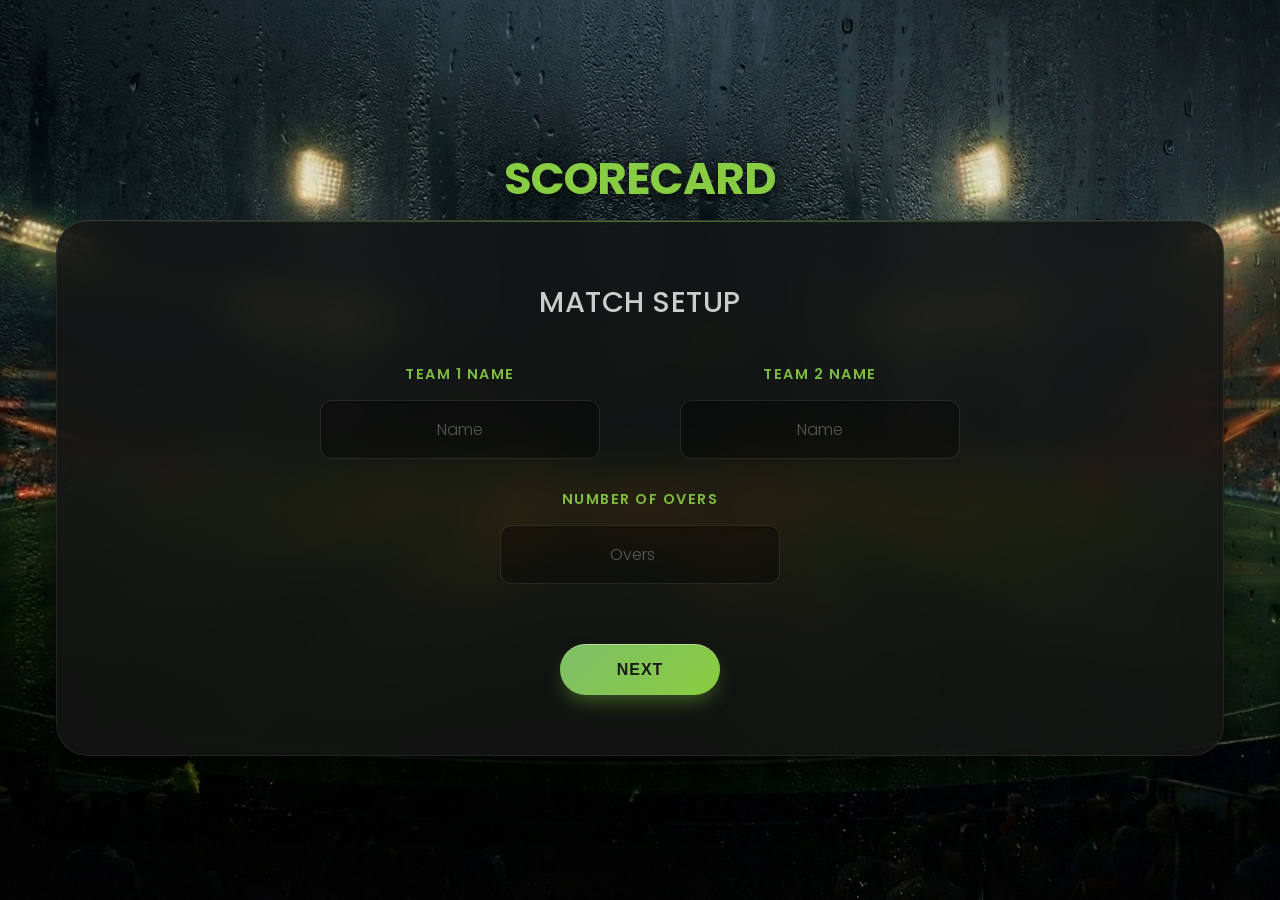
<file: index.html>
<!DOCTYPE html>
<html lang="en">
<head>
    <meta charset="UTF-8">
    <meta name="viewport" content="width=device-width, initial-scale=1.0">
    <title>Cricket Scorecard</title>
    <script src="script.js" defer></script>
    <link rel="icon" href="favicon.ico" type="image/x-icon"> 
    <link rel="stylesheet" href="style.css">
    <link rel="preconnect" href="https://fonts.googleapis.com">
    <link rel="preconnect" href="https://fonts.gstatic.com" crossorigin>
    <link href="https://fonts.googleapis.com/css2?family=Michroma&family=Poppins:ital,wght@0,100;0,200;0,300;0,400;0,500;0,600;0,700;0,800;0,900;1,100;1,200;1,300;1,400;1,500;1,600;1,700;1,800;1,900&display=swap" rel="stylesheet">
</head>
<body>
    
    <div class="container">
        <h1>SCORECARD</h1>
        
        <div class="setup-container">

            <div class="match-info">
                <h2>Match Setup</h2>
                
                <!-- Team Name Boxes -->
                <div class="team-name">
                    <div class="team">
                        <h3>Team 1 Name</h3>
                        <input type="text" placeholder="Name" class="info-input-box" id="team1-name">
                    </div>
                    <div class="team">
                        <h3 class="team1">Team 2 Name</h3>
                        <input type="text" placeholder="Name" class="info-input-box" id="team2-name">
                    </div>
                </div>
                
                <!-- Overs Box -->
                <div class="over-box">
                    <div class="over-elements">
                        <h3>Number of Overs</h3>
                        <!-- Removed the <p> tag here so spacing matches exactly -->
                        <input type="number" name="overs" class="over-input-box" placeholder="Overs" id="num-overs">
                    </div>
                </div>
                
            </div>
        
            <div class="nextbutton-box">
                <div>
                    <button type="submit" class="btn-grad" id="next-button-page1">Next</button>
                </div>
            </div>

        </div>
    </div>

</body>
</html>
</file>
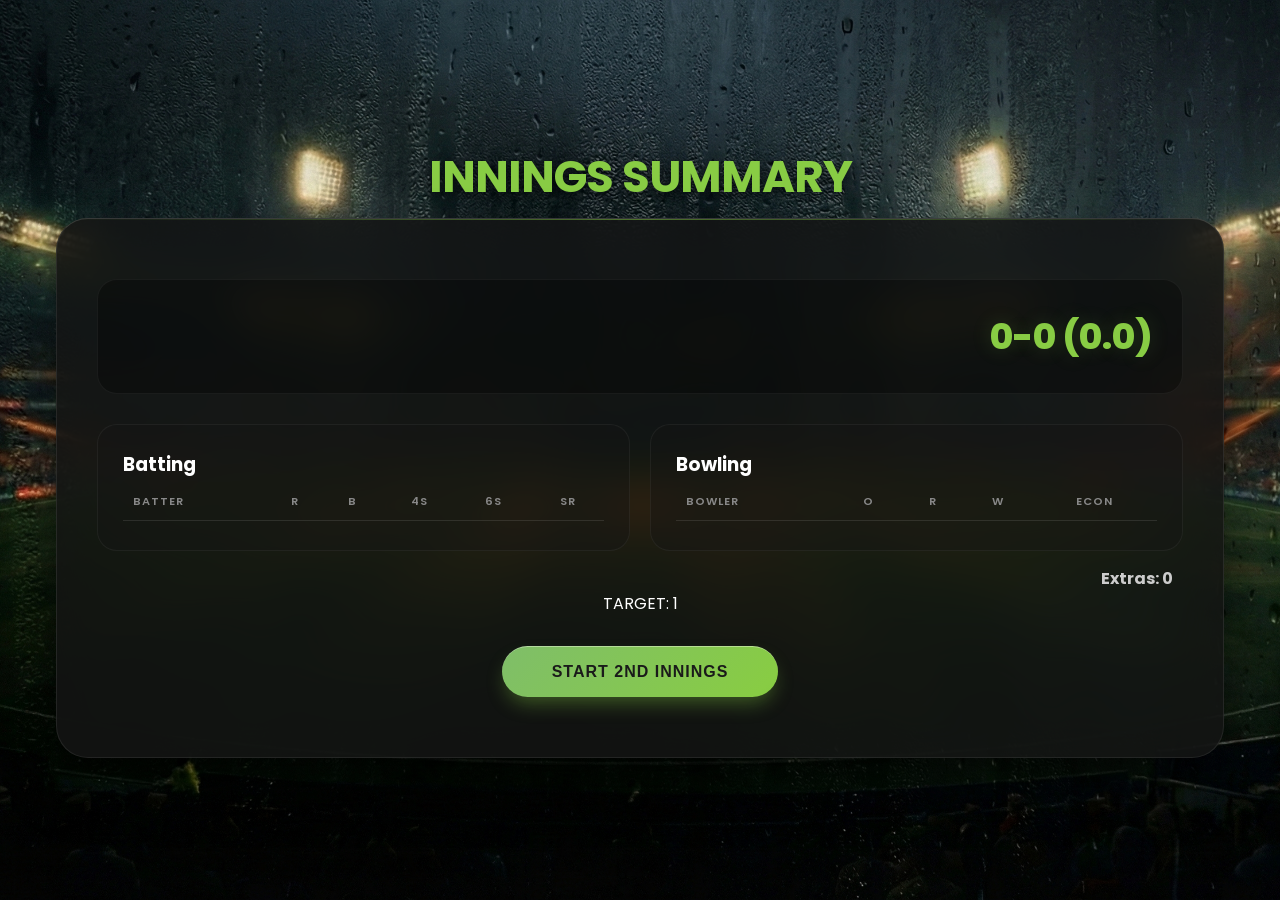
<file: innings_summary.html>
<!DOCTYPE html>
<html lang="en">
<head>
    <meta charset="UTF-8">
    <meta name="viewport" content="width=device-width, initial-scale=1.0">
    <link rel="stylesheet" href="style.css">
    <script src="script.js" defer></script>
    <link rel="icon" href="favicon.ico" type="image/x-icon"> 
    <link rel="preconnect" href="https://fonts.googleapis.com">
    <link rel="preconnect" href="https://fonts.gstatic.com" crossorigin>
    <link href="https://fonts.googleapis.com/css2?family=Michroma&family=Poppins:wght@300;400;500;600;700;800&display=swap" rel="stylesheet">
    <title>Innings Summary</title>
</head>
<body>
    <div class="container">
        <h1>INNINGS SUMMARY</h1>
        
        <div class="setup-container">
            
            <div class="summary-header">
                <div class="team-title" id="summary-team-name">Team Name</div>
                <div class="team-score" id="summary-score">0-0 (0.0)</div>
            </div>

            <!-- Changed to use the split row layout -->
            <div class="summary-split-row">
                <div class="scorecard-section">
                    <h3>Batting</h3>
                    <div class="table-responsive">
                        <table class="score-table">
                            <thead>
                                <tr>
                                    <th style="text-align: left;">Batter</th>
                                    <th>R</th>
                                    <th>B</th>
                                    <th>4s</th>
                                    <th>6s</th>
                                    <th>SR</th>
                                </tr>
                            </thead>
                            <tbody id="batting-tbody"></tbody>
                        </table>
                    </div>
                </div>

                <div class="scorecard-section">
                    <h3>Bowling</h3>
                    <div class="table-responsive">
                        <table class="score-table">
                            <thead>
                                <tr>
                                    <th style="text-align: left;">Bowler</th>
                                    <th>O</th>
                                    <th>R</th>
                                    <th>W</th>
                                    <th>Econ</th>
                                </tr>
                            </thead>
                            <tbody id="bowling-tbody"></tbody>
                        </table>
                    </div>
                </div>
            </div>

            <div class="extras-display">
                Extras: <span id="summary-extras">0</span>
            </div>
            
            <div class="target-display">
                TARGET: <span id="summary-target">0</span>
            </div>

            <div class="nextbutton-box" style="margin-top: 30px;">
                <button class="btn-grad" onclick="startSecondInnings()">Start 2nd Innings</button>
            </div>

        </div>
    </div>
</body>
</html>
</file>
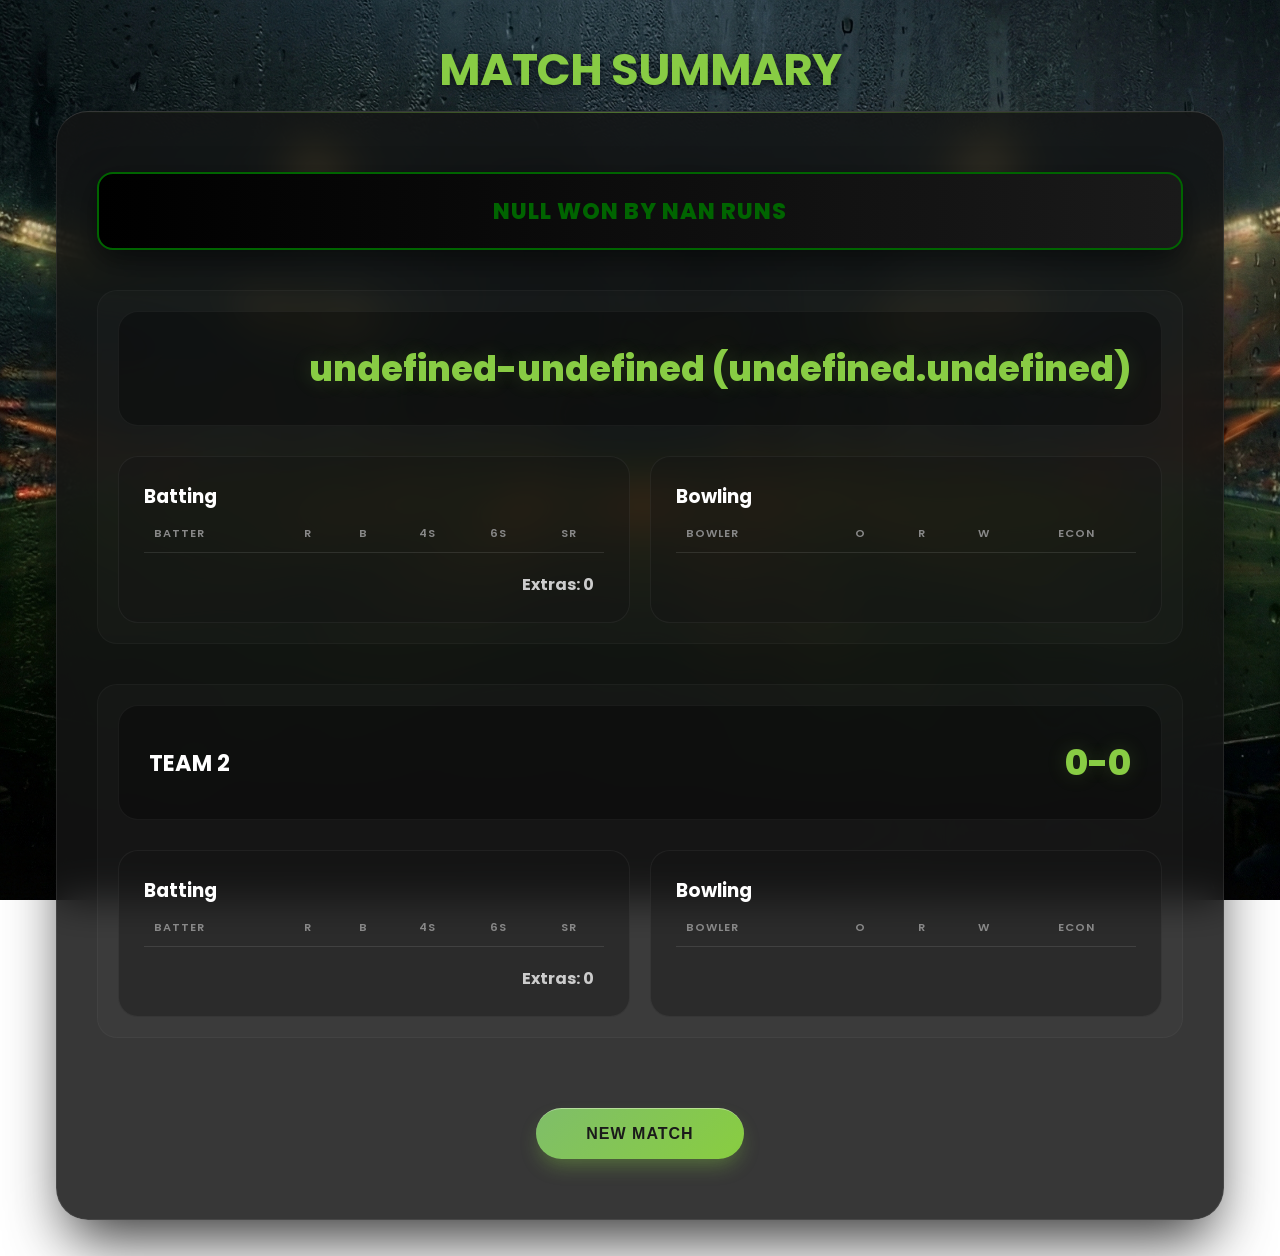
<file: match_summary.html>
<!DOCTYPE html>
<html lang="en">
<head>
    <meta charset="UTF-8">
    <meta name="viewport" content="width=device-width, initial-scale=1.0">
    <link rel="stylesheet" href="style.css">
    <script src="script.js" defer></script>
    <link rel="icon" href="favicon.ico" type="image/x-icon"> 
    <link rel="preconnect" href="https://fonts.googleapis.com">
    <link rel="preconnect" href="https://fonts.gstatic.com" crossorigin>
    <link href="https://fonts.googleapis.com/css2?family=Michroma&family=Poppins:wght@300;400;500;600;700;800&display=swap" rel="stylesheet">
    <title>Match Summary</title>
</head>
<body>
    <div class="container">
        <h1>MATCH SUMMARY</h1>
        
        <div class="setup-container">
            
            <!-- Winner Banner -->
            <div id="winner-banner" class="winner-banner">
                Match Result...
            </div>

            <!-- INNINGS 1 BLOCK -->
            <div class="innings-block">
                <div class="summary-header">
                    <div class="team-title" id="i1-team-name">Team 1</div>
                    <div class="team-score" id="i1-score">0-0</div>
                </div>

                <div class="summary-split-row">
                    <!-- Batting Left -->
                    <div class="scorecard-section">
                        <h3>Batting</h3>
                        <div class="table-responsive">
                            <table class="score-table">
                                <thead>
                                    <tr>
                                        <th style="text-align: left;">Batter</th>
                                        <th>R</th>
                                        <th>B</th>
                                        <th>4s</th>
                                        <th>6s</th>
                                        <th>SR</th>
                                    </tr>
                                </thead>
                                <tbody id="i1-batting"></tbody>
                            </table>
                        </div>
                        <div class="extras-display">Extras: <span id="i1-extras">0</span></div>
                    </div>

                    <!-- Bowling Right -->
                    <div class="scorecard-section">
                        <h3>Bowling</h3>
                        <div class="table-responsive">
                            <table class="score-table">
                                <thead>
                                    <tr>
                                        <th style="text-align: left;">Bowler</th>
                                        <th>O</th>
                                        <th>R</th>
                                        <th>W</th>
                                        <th>Econ</th>
                                    </tr>
                                </thead>
                                <tbody id="i1-bowling"></tbody>
                            </table>
                        </div>
                    </div>
                </div>
            </div>

            <!-- INNINGS 2 BLOCK -->
            <div class="innings-block">
                <div class="summary-header">
                    <div class="team-title" id="i2-team-name">Team 2</div>
                    <div class="team-score" id="i2-score">0-0</div>
                </div>

                <div class="summary-split-row">
                    <!-- Batting Left -->
                    <div class="scorecard-section">
                        <h3>Batting</h3>
                        <div class="table-responsive">
                            <table class="score-table">
                                <thead>
                                    <tr>
                                        <th style="text-align: left;">Batter</th>
                                        <th>R</th>
                                        <th>B</th>
                                        <th>4s</th>
                                        <th>6s</th>
                                        <th>SR</th>
                                    </tr>
                                </thead>
                                <tbody id="i2-batting"></tbody>
                            </table>
                        </div>
                        <div class="extras-display">Extras: <span id="i2-extras">0</span></div>
                    </div>

                    <!-- Bowling Right -->
                    <div class="scorecard-section">
                        <h3>Bowling</h3>
                        <div class="table-responsive">
                            <table class="score-table">
                                <thead>
                                    <tr>
                                        <th style="text-align: left;">Bowler</th>
                                        <th>O</th>
                                        <th>R</th>
                                        <th>W</th>
                                        <th>Econ</th>
                                    </tr>
                                </thead>
                                <tbody id="i2-bowling"></tbody>
                            </table>
                        </div>
                    </div>
                </div>
            </div>

            <div class="nextbutton-box" style="margin-top: 30px;">
                <button class="btn-grad" onclick="window.location.href='index.html'">New Match</button>
            </div>

        </div>
    </div>
</body>
</html>
</file>
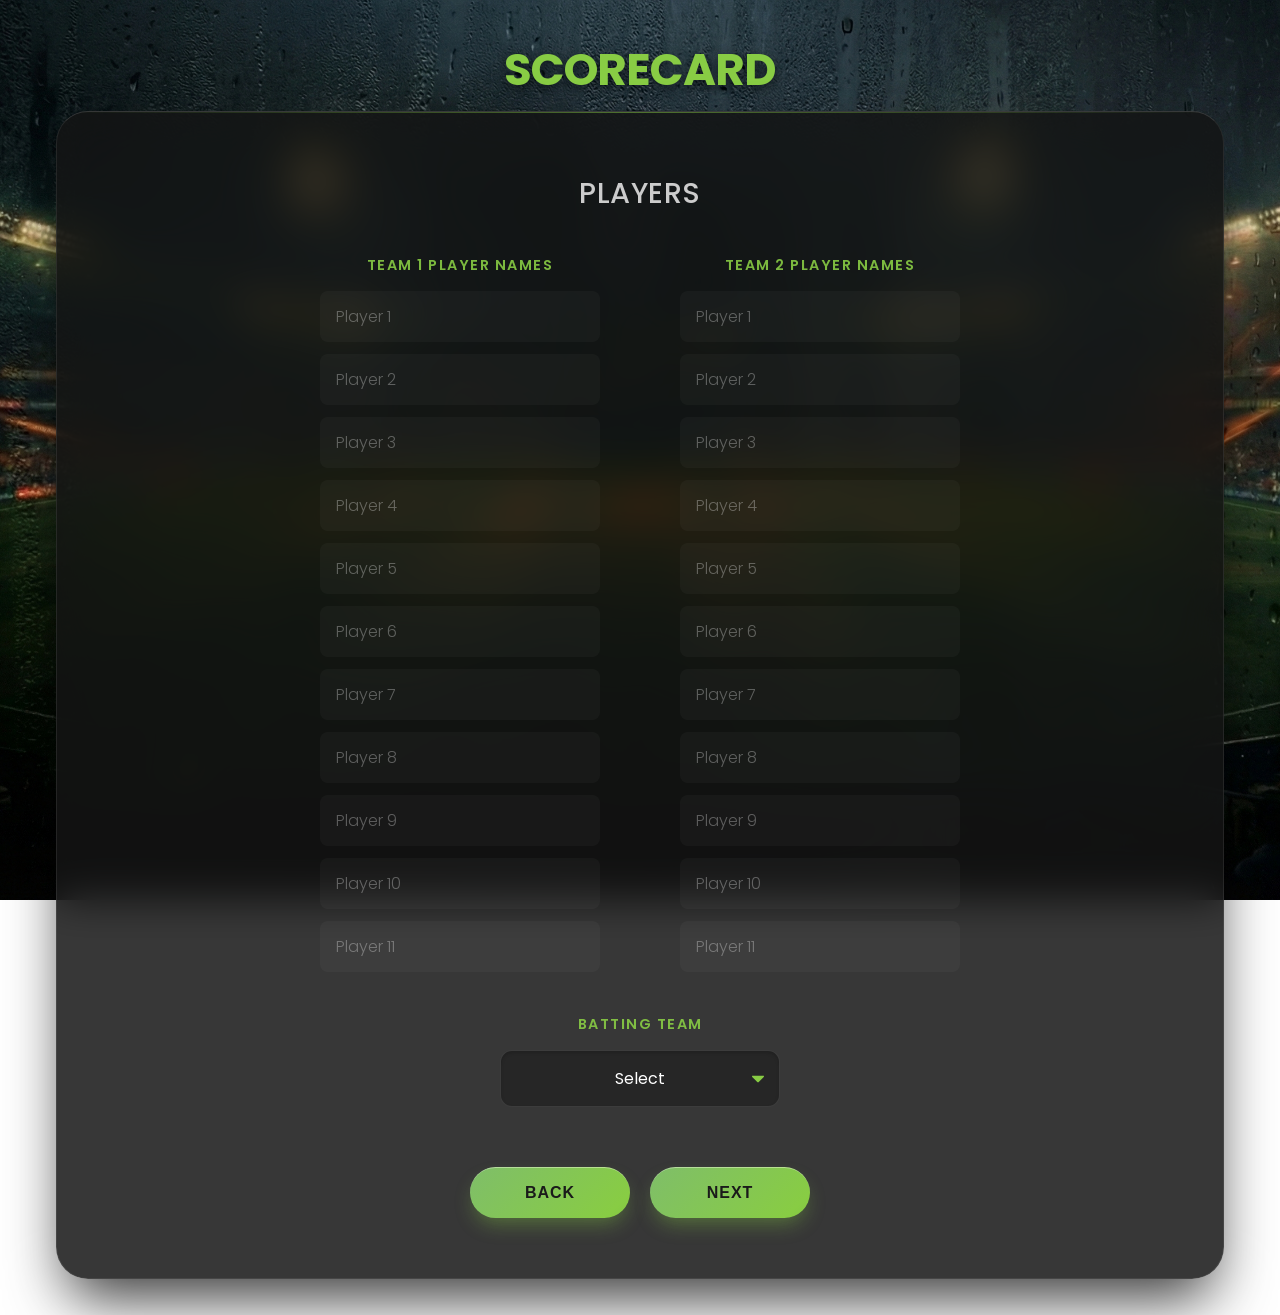
<file: page2.html>
<!DOCTYPE html>
<html lang="en">
<head>
    <meta charset="UTF-8">
    <meta name="viewport" content="width=device-width, initial-scale=1.0">
    <title>Cricket Scorecard</title>
    <link rel="icon" href="favicon.ico" type="image/x-icon"> 
    <script src="script.js" defer></script>
    <link rel="stylesheet" href="style.css">
    <link rel="preconnect" href="https://fonts.googleapis.com">
    <link rel="preconnect" href="https://fonts.gstatic.com" crossorigin>
    <link href="https://fonts.googleapis.com/css2?family=Michroma&family=Poppins:wght@300;400;500;600&display=swap" rel="stylesheet">
</head>

<body>

    <div class="container">
        <h1>SCORECARD</h1>
        <div class="setup-container">
        
                <div class="match-info">
                    <h2>Players</h2>
                    <div class="team-name">
                        <div class="team">
                            <!-- Added ID here -->
                            <h3 id="team1-header">Team 1 Player Names</h3>

                            <!-- TEAM 1 IDs: Player1 to Player11 -->
                            <label for="Player1"></label>
                            <input type="text" class="playernames" id="Player1" placeholder="Player 1">
                            <label for="Player2"></label>
                            <input type="text" class="playernames" id="Player2" placeholder="Player 2">
                            <label for="Player3"></label>
                            <input type="text" class="playernames" id="Player3" placeholder="Player 3">
                            <label for="Player4"></label>
                            <input type="text" class="playernames" id="Player4" placeholder="Player 4">
                            <label for="Player5"></label>
                            <input type="text" class="playernames" id="Player5" placeholder="Player 5">
                            <label for="Player6"></label>
                            <input type="text" class="playernames" id="Player6" placeholder="Player 6">
                            <label for="Player7"></label>
                            <input type="text" class="playernames" id="Player7" placeholder="Player 7">
                            <label for="Player8"></label>
                            <input type="text" class="playernames" id="Player8" placeholder="Player 8">
                            <label for="Player9"></label>
                            <input type="text" class="playernames" id="Player9" placeholder="Player 9">
                            <label for="Player10"></label>
                            <input type="text" class="playernames" id="Player10" placeholder="Player 10">
                            <label for="Player11"></label>
                            <input type="text" class="playernames" id="Player11" placeholder="Player 11">
                        </div>

                        <div class="team">
                            <!-- Added ID here -->
                            <h3 id="team2-header">Team 2 Player Names</h3>

                            <!-- TEAM 2 IDs: t2-player1 to t2-player11 -->
                            <label for="t2-player1"></label>
                            <input type="text" class="playernames" id="t2-player1" placeholder="Player 1">
                            <label for="t2-player2"></label>
                            <input type="text" class="playernames" id="t2-player2" placeholder="Player 2">
                            <label for="t2-player3"></label>
                            <input type="text" class="playernames" id="t2-player3" placeholder="Player 3">
                            <label for="t2-player4"></label>
                            <input type="text" class="playernames" id="t2-player4" placeholder="Player 4">
                            <label for="t2-player5"></label>
                            <input type="text" class="playernames" id="t2-player5" placeholder="Player 5">
                            <label for="t2-player6"></label>
                            <input type="text" class="playernames" id="t2-player6" placeholder="Player 6">
                            <label for="t2-player7"></label>
                            <input type="text" class="playernames" id="t2-player7" placeholder="Player 7">
                            <label for="t2-player8"></label>
                            <input type="text" class="playernames" id="t2-player8" placeholder="Player 8">
                            <label for="t2-player9"></label>
                            <input type="text" class="playernames" id="t2-player9" placeholder="Player 9">
                            <label for="t2-player10"></label>
                            <input type="text" class="playernames" id="t2-player10" placeholder="Player 10">
                            <label for="t2-player11"></label>
                            <input type="text" class="playernames" id="t2-player11" placeholder="Player 11">
                        </div>

                    </div>
                    <div class="batting-team-disp">
                        <div class="batting-team-box">
                            <h3>Batting Team</h3>
                            <select id="batting-team-dropdown">
                                <option value="default" selected>Select</option>
                                <option value="team1">Team 1</option>
                                <option value="team2">Team 2</option>
                            </select>
                        </div>     
                    </div>

                </div>
                
                <div class="nextbutton-box">
                    <div>
                        <button type="submit" class="btn-grad" id="back-button">Back</button>
                    </div>
                    <div>
                        <button type="submit" class="btn-grad" id="page2-next-button">Next</button>
                    </div>
                </div>

            </div>
        <div>
    </div>
</body>
</html>
</file>
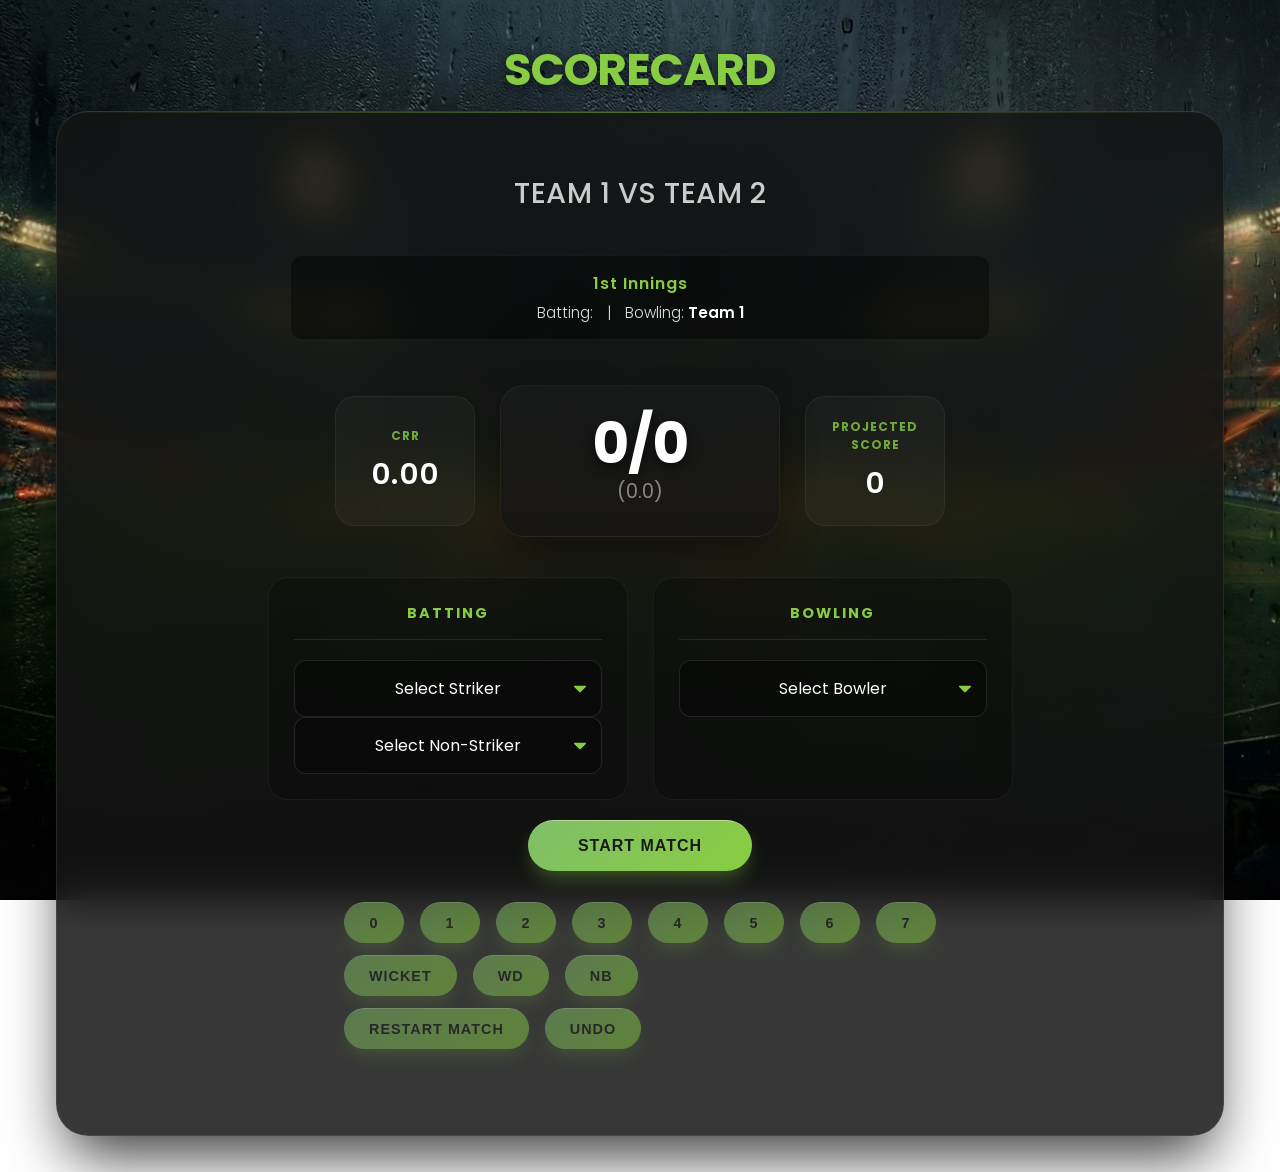
<file: score.html>
<!DOCTYPE html>
<html lang="en">
<head>
    <meta charset="UTF-8">
    <meta name="viewport" content="width=device-width, initial-scale=1.0">
    <link rel="stylesheet" href="style.css">
    <script src="script.js" defer></script>
    <link rel="icon" href="favicon.ico" type="image/x-icon"> 
    <link rel="preconnect" href="https://fonts.googleapis.com">
    <link rel="preconnect" href="https://fonts.gstatic.com" crossorigin>
    <link href="https://fonts.googleapis.com/css2?family=Michroma&family=Poppins:ital,wght@0,100;0,200;0,300;0,400;0,500;0,600;0,700;0,800;0,900;1,100;1,200;1,300;1,400;1,500;1,600;1,700;1,800;1,900&display=swap" rel="stylesheet">
    <title>Cricket Scorecard</title>
</head>

<body>
    <div class="container">
        <h1>SCORECARD</h1>
        <div class="setup-container">

            <div class="match-info">
                <h2 id="match-header"></h2>
                
                <!-- Match Status Section -->
                <div class="match-status">
                    <h3 id="innings-label">1st Innings</h3>
                    <p class="teams-status">
                        Batting: <strong id="batting-team-name">...</strong> 
                        <span style="margin: 0 10px;">|</span> 
                        Bowling: <strong id="bowling-team-name">...</strong>
                    </p>
                </div>

                <!-- Main Score Area -->
                <div class="main-score-box">
                    
                    <!-- Left: Run Rate -->
                    <div class="side-stat-box">
                        <h4>CRR</h4>
                        <h2 id="crr-display">0.00</h2>
                    </div>

                    <!-- Center: Main Score -->
                    <div class="main-score-disp">
                        <h1 id="score-display">0/0</h1>
                        <h3 id="overs-display">(0.0)</h3>
                    </div>

                    <!-- Right: Projected Score -->
                    <div class="side-stat-box">
                        <!-- CHANGED HERE -->
                        <h4>Projected Score</h4>
                        <h2 id="projected-display">0</h2>
                    </div>

                </div>
                
                <!-- Player Selection Area -->
                <div class="active-players">
                    <div class="active-batsmen" id="batsmen-container">
                        <h3>Batting</h3>
                        <div id="striker-slot" class="player-slot"></div>
                        <div id="non-striker-slot" class="player-slot"></div>
                    </div>
                    <div class="active-bowler" id="bowler-container">
                        <h3>Bowling</h3>
                        <div id="bowler-slot" class="player-slot"></div>
                    </div>
                </div>

                <!-- Start Button -->
                <div id="start-match-btn-container" style="text-align: center; margin-top: 20px; display: none;">
                    <button class="btn-grad" onclick="startMatch()">Start Match</button>
                </div>

                <br>

                <!-- Scoring Controls -->
                <div id="scoring-controls" class="bg-white rounded-lg shadow-lg p-5" style="pointer-events: none; opacity: 0.5;">
                    <div>
                        <button class="btn-grad-p3" id="btn0Run" onclick = "updateScore(0);">0</button>
                        <button class="btn-grad-p3" id="btn1Run" onclick = "updateScore(1);">1</button>
                        <button class="btn-grad-p3" id="btn2Run" onclick = "updateScore(2);">2</button>
                        <button class="btn-grad-p3" id="btn3Run" onclick = "updateScore(3);">3</button>
                        <button class="btn-grad-p3" id="btn4Run" onclick = "updateScore(4);">4</button>
                        <button class="btn-grad-p3" id="btn5Run" onclick = "updateScore(5);">5</button>
                        <button class="btn-grad-p3" id="btn6Run" onclick = "updateScore(6);">6</button>
                        <button class="btn-grad-p3" id="btn7Run" onclick = "updateScore(7);">7</button>
                    </div>
                    <div>
                        <button class="btn-grad-p3" id="btnWicket" onclick = "updateScore('W');">Wicket</button>
                        <button class="btn-grad-p3" id="btnWD" onclick = "updateScore('WD');">WD</button>
                        <button class="btn-grad-p3" id="btnNB" onclick = "updateScore('NB');">NB</button>
                    </div>
                    <div>
                        <button class="btn-grad-p3" id="rstScr" onclick = "resetScore()">Restart Match</button>
                        <button class="btn-grad-p3" id="undoScr" onclick= "undoScore(score.lastResult)">Undo</button>
                    </div>
                </div> 
            </div>
            
        </div>
    </div>
</body>
</html>
</file>
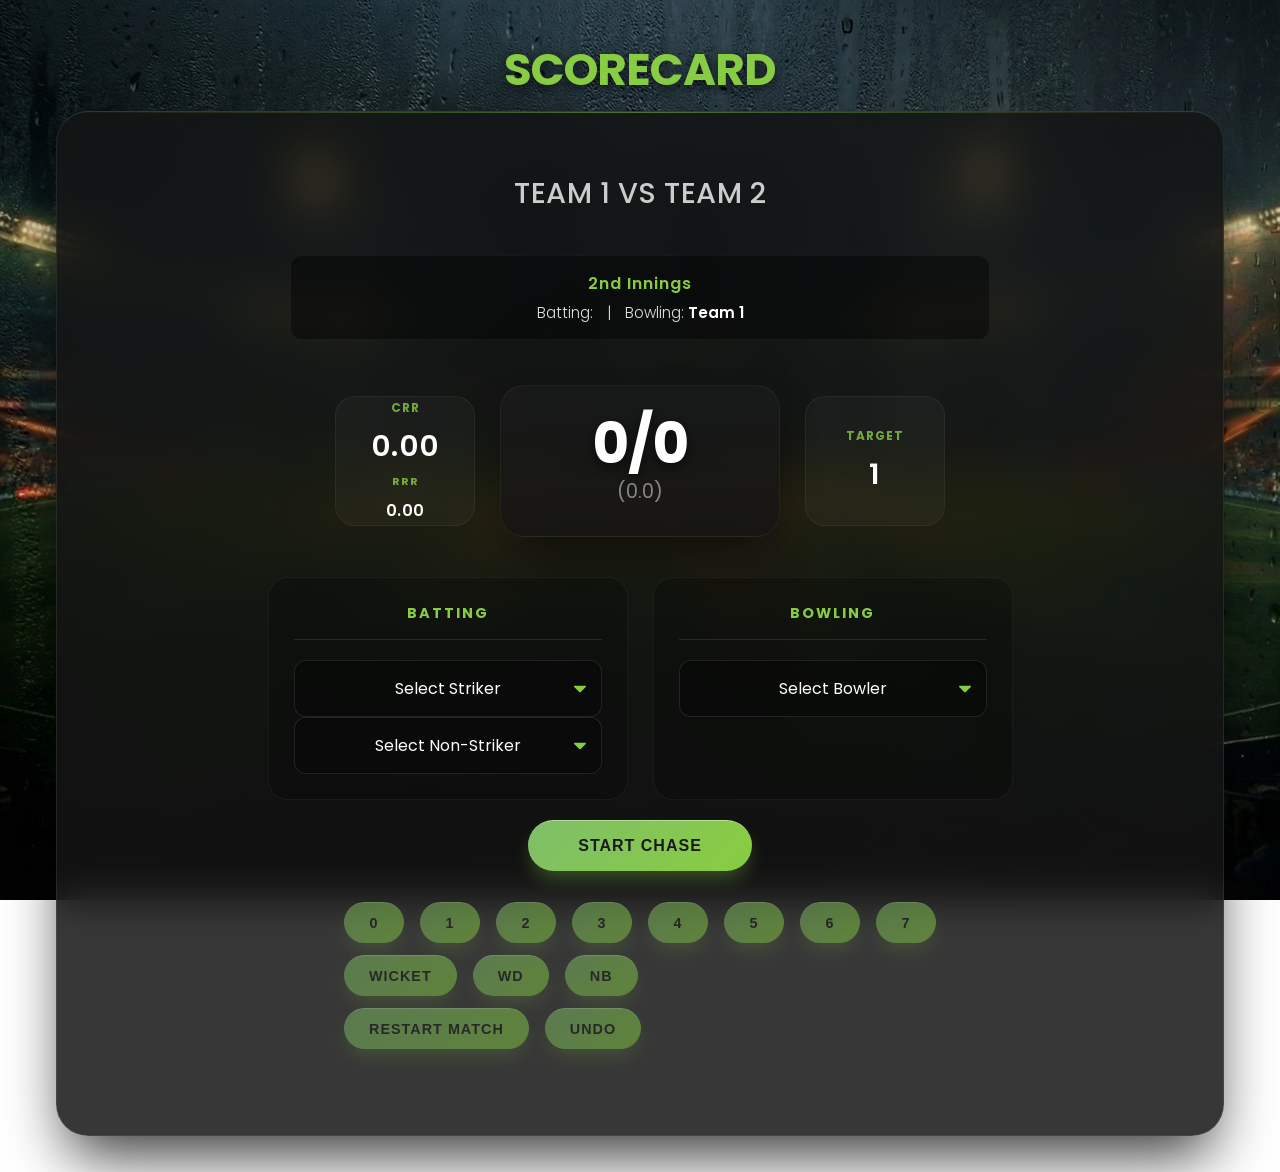
<file: score2.html>
<!DOCTYPE html>
<html lang="en">
<head>
    <meta charset="UTF-8">
    <meta name="viewport" content="width=device-width, initial-scale=1.0">
    <link rel="stylesheet" href="style.css">
    <script src="script.js" defer></script>
    <link rel="icon" href="favicon.ico" type="image/x-icon"> 
    <link rel="preconnect" href="https://fonts.googleapis.com">
    <link rel="preconnect" href="https://fonts.gstatic.com" crossorigin>
    <link href="https://fonts.googleapis.com/css2?family=Michroma&family=Poppins:ital,wght@0,100;0,200;0,300;0,400;0,500;0,600;0,700;0,800;0,900;1,100;1,200;1,300;1,400;1,500;1,600;1,700;1,800;1,900&display=swap" rel="stylesheet">
    <title>2nd Innings - Chase</title>
</head>

<body>
    <div class="container">
        <h1>SCORECARD</h1>
        <div class="setup-container">

            <div class="match-info">
                <h2 id="match-header"></h2>
                
                <!-- Match Status Section -->
                <div class="match-status">
                    <h3 id="innings-label">2nd Innings</h3>
                    <p class="teams-status">
                        Batting: <strong id="batting-team-name">...</strong> 
                        <span style="margin: 0 10px;">|</span> 
                        Bowling: <strong id="bowling-team-name">...</strong>
                    </p>
                </div>

                <!-- Main Score Area -->
                <div class="main-score-box">
                    
                    <!-- Left: Run Rate -->
                    <div class="side-stat-box">
                        <h4>CRR</h4>
                        <h2 id="crr-display">0.00</h2>
                        <!-- Added RRR for the chase -->
                        <h4 style="margin-top: 5px; font-size: 0.7rem;">RRR</h4>
                        <h2 id="rrr-display" style="font-size: 1rem;">0.00</h2>
                    </div>

                    <!-- Center: Main Score -->
                    <div class="main-score-disp">
                        <h1 id="score-display">0/0</h1>
                        <h3 id="overs-display">(0.0)</h3>
                    </div>

                    <!-- Right: Target Score -->
                    <div class="side-stat-box">
                        <h4 id="target-label">TARGET</h4>
                        <h2 id="projected-display">0</h2>
                    </div>

                </div>
                
                <!-- Player Selection Area -->
                <div class="active-players">
                    <div class="active-batsmen" id="batsmen-container">
                        <h3>Batting</h3>
                        <div id="striker-slot" class="player-slot"></div>
                        <div id="non-striker-slot" class="player-slot"></div>
                    </div>
                    <div class="active-bowler" id="bowler-container">
                        <h3>Bowling</h3>
                        <div id="bowler-slot" class="player-slot"></div>
                    </div>
                </div>

                <!-- Start Button -->
                <div id="start-match-btn-container" style="text-align: center; margin-top: 20px; display: none;">
                    <button class="btn-grad" onclick="startMatch()">Start Chase</button>
                </div>

                <br>

                <!-- Scoring Controls (Same IDs used to reuse logic) -->
                <div id="scoring-controls" class="bg-white rounded-lg shadow-lg p-5" style="pointer-events: none; opacity: 0.5;">
                    <div>
                        <button class="btn-grad-p3" id="btn0Run" onclick = "updateScore(0);">0</button>
                        <button class="btn-grad-p3" id="btn1Run" onclick = "updateScore(1);">1</button>
                        <button class="btn-grad-p3" id="btn2Run" onclick = "updateScore(2);">2</button>
                        <button class="btn-grad-p3" id="btn3Run" onclick = "updateScore(3);">3</button>
                        <button class="btn-grad-p3" id="btn4Run" onclick = "updateScore(4);">4</button>
                        <button class="btn-grad-p3" id="btn5Run" onclick = "updateScore(5);">5</button>
                        <button class="btn-grad-p3" id="btn6Run" onclick = "updateScore(6);">6</button>
                        <button class="btn-grad-p3" id="btn7Run" onclick = "updateScore(7);">7</button>
                    </div>
                    <div>
                        <button class="btn-grad-p3" id="btnWicket" onclick = "updateScore('W');">Wicket</button>
                        <button class="btn-grad-p3" id="btnWD" onclick = "updateScore('WD');">WD</button>
                        <button class="btn-grad-p3" id="btnNB" onclick = "updateScore('NB');">NB</button>
                    </div>
                    <div>
                        <button class="btn-grad-p3" id="rstScr" onclick = "resetScore()">Restart Match</button>
                        <button class="btn-grad-p3" id="undoScr" onclick= "undoScore(score.lastResult)">Undo</button>
                    </div>
                </div> 
            </div>
            
        </div>
    </div>
</body>
</html>
</file>
<file: style.css>
:root {
    --primary-green: #88cc44;
    --primary-glow: rgba(136, 204, 68, 0.4);
    --glass-bg: rgba(20, 20, 20, 0.85);
    --glass-border: rgba(255, 255, 255, 0.08);
    --glass-highlight: rgba(255, 255, 255, 0.15);
    --text-main: #ffffff;
    --text-muted: #cccccc;
    --font-family: "Poppins", sans-serif;
    --transition-speed: 0.3s cubic-bezier(0.4, 0, 0.2, 1);
}

* {
    margin: 0;
    padding: 0;
    box-sizing: border-box;
}

html {
    scroll-behavior: smooth;
}

::-webkit-scrollbar {
    width: 8px;
}
::-webkit-scrollbar-track {
    background: rgba(0, 0, 0, 0.3);
}
::-webkit-scrollbar-thumb {
    background: var(--primary-green);
    border-radius: 4px;
}
::-webkit-scrollbar-thumb:hover {
    background: #76ff03;
}

body {
    background-image: url('score4.png');
    background-size: cover;
    background-attachment: fixed;
    background-position: center;
    min-height: 100vh;
    font-family: var(--font-family);
    display: flex;
    align-items: center;
    justify-content: center; 
    padding: 20px;
    color: var(--text-main);
    -webkit-font-smoothing: antialiased;
}

h1 {
    text-align: center;
    color: var(--primary-green);
    margin-bottom: 0.5rem;
    font-size: clamp(2rem, 5vw, 2.8rem);
    font-weight: 700;
    letter-spacing: -1px;
    text-shadow: 0 4px 12px rgba(0,0,0,0.6);
    text-transform: uppercase;
}

h2 {
    color: var(--text-muted);
    text-align: center;
    margin-bottom: 2.5rem;
    font-size: clamp(1.2rem, 3vw, 1.8rem);
    font-weight: 500;
    letter-spacing: 0.5px;
    text-transform: uppercase;
}

.container {
    width: 100%;
    max-width: 1200px;
    padding: 1rem;
    animation: fadeIn 0.6s ease-out;
}

@keyframes fadeIn {
    from { opacity: 0; transform: translateY(20px); }
    to { opacity: 1; transform: translateY(0); }
}

.setup-container {
    background-color: var(--glass-bg);
    backdrop-filter: blur(20px) saturate(180%);
    -webkit-backdrop-filter: blur(20px) saturate(180%);
    
    border: 1px solid var(--glass-border);
    border-top: 1px solid var(--glass-highlight); 
    
    padding: 60px 40px;
    border-radius: 2rem;
    box-shadow: 0 30px 60px -12px rgba(0, 0, 0, 0.8);
    
    display: flex;
    flex-direction: column;
    align-items: center;
    width: 100%;
    position: relative;
    overflow: hidden;
}

.setup-container::before {
    content: '';
    position: absolute;
    top: 0; left: 0; right: 0;
    height: 1px;
    background: linear-gradient(90deg, transparent, var(--primary-green), transparent);
    opacity: 0.5;
}

.match-info {
    background: transparent;
    border: none;
    box-shadow: none;
    padding: 0;
    margin-bottom: 20px;
    width: 100%;
    display: flex;
    flex-direction: column;
    align-items: center;
}

.match-status {
    width: 100%;
    max-width: 700px;
    margin-bottom: 30px;
    padding: 15px 25px;
    background: rgba(0, 0, 0, 0.4);
    border-radius: 12px;
    border: 1px solid rgba(255,255,255,0.05);
    display: flex;
    flex-direction: column;
    align-items: center;
    gap: 5px;
}

.match-status h3 {
    margin: 0;
    font-size: 1rem;
    color: var(--primary-green);
    letter-spacing: 1px;
    font-weight: 600;
}

.teams-status {
    font-size: 0.95rem;
    color: #e0e0e0;
    font-weight: 300;
}

.teams-status strong {
    color: #fff;
    font-weight: 600;
}

.team-name {
    display: flex;
    justify-content: center;
    align-items: flex-start;
    gap: 5rem;
    flex-wrap: wrap;
    width: 100%;
    margin-bottom: 30px;
}

.team, .over-elements, .batting-team-box {
    background: transparent;
    padding: 0;
    width: 280px;
    text-align: center;
}

.team h3, .over-elements h3, .batting-team-box h3 {
    margin-bottom: 15px !important;
    font-weight: 600;
    font-size: 0.9rem;
    color: var(--primary-green);
    text-transform: uppercase;
    letter-spacing: 1.5px;
    opacity: 0.9;
}


.team.player-roster {
    flex: 1;
    min-width: 320px; 
    max-width: 500px; 
    background: rgba(30, 30, 30, 0.6);
    border: 1px solid rgba(255, 255, 255, 0.08);
    border-radius: 20px;
    padding: 30px;
    box-shadow: 0 10px 30px rgba(0,0,0,0.3);
}

.team.player-roster h3 {
    border-bottom: 1px solid rgba(255, 255, 255, 0.1);
    padding-bottom: 15px;
    margin-bottom: 25px !important;
    text-align: center;
}

.info-input-box, .over-input-box, select, .playernames {
    width: 100%;
    padding: 16px 20px;
    border-radius: 12px;
    background: rgba(0, 0, 0, 0.3);
    border: 1px solid rgba(255, 255, 255, 0.1);
    color: #fff;
    font-size: 1rem;
    font-family: var(--font-family);
    transition: var(--transition-speed);
    text-align: center;
    box-shadow: inset 0 2px 4px rgba(0,0,0,0.2);
}

.info-input-box:focus, .over-input-box:focus, select:focus, .playernames:focus {
    outline: none;
    background: rgba(0, 0, 0, 0.5);
    border-color: var(--primary-green);
    box-shadow: 0 0 0 4px rgba(136, 204, 68, 0.15);
    transform: translateY(-1px);
}

::placeholder {
    color: rgba(255, 255, 255, 0.3);
    font-weight: 300;
}

select {
    appearance: none;
    background-image: url("data:image/svg+xml;charset=US-ASCII,%3Csvg%20xmlns%3D%22http%3A%2F%2Fwww.w3.org%2F2000%2Fsvg%22%20width%3D%22292.4%22%20height%3D%22292.4%22%3E%3Cpath%20fill%3D%22%2388cc44%22%20d%3D%22M287%2069.4a17.6%2017.6%200%200%200-13-5.4H18.4c-5%200-9.3%201.8-12.9%205.4A17.6%2017.6%200%200%200%200%2082.2c0%205%201.8%209.3%205.4%2012.9l128%20127.9c3.6%203.6%207.8%205.4%2012.8%205.4s9.2-1.8%2012.8-5.4L287%2095c3.5-3.5%205.4-7.8%205.4-12.8%200-5-1.9-9.2-5.5-12.8z%22%2F%3E%3C%2Fsvg%3E");
    background-repeat: no-repeat;
    background-position: right 15px top 50%;
    background-size: 12px auto;
    cursor: pointer;
}

.playernames {
    margin-bottom: 12px;
    background: rgba(255, 255, 255, 0.03);
    border: 1px solid transparent;
    border-radius: 8px;
    padding: 12px 15px;
    text-align: left;
    box-shadow: none;
}

.playernames:focus {
    background: rgba(255, 255, 255, 0.08);
    border-color: var(--primary-green);
    box-shadow: none;
    padding-left: 20px;
}

.nextbutton-box {
    display: flex;
    justify-content: center;
    gap: 20px;
    margin-top: 40px;
    width: 100%;
}

.btn-grad, .btn-grad-p3 {
    background: linear-gradient(135deg, #7fbe69 0%, #88cc44 50%, #68a832 100%);
    color: #1a1a1a;
    font-weight: 700;
    border: none;
    text-align: center;
    text-transform: uppercase;
    transition: var(--transition-speed);
    background-size: 200% auto;          
    box-shadow: 0 10px 20px -5px rgba(136, 204, 68, 0.4);
    border-radius: 50px;
    cursor: pointer;
    letter-spacing: 1px;
    position: relative;
    overflow: hidden;
    border-top: 1px solid rgba(255,255,255,0.4);
}

.btn-grad { padding: 16px 50px; font-size: 1rem; min-width: 160px; }
.btn-grad-p3 { margin: 6px; padding: 12px 25px; font-size: 0.9rem; flex: 1; min-width: 60px; }

.btn-grad:hover, .btn-grad-p3:hover { 
    background-position: right center; 
    transform: translateY(-2px);
    box-shadow: 0 15px 30px -5px rgba(136, 204, 68, 0.6);
    color: #000;
}

.btn-grad:active, .btn-grad-p3:active { 
    transform: translateY(1px) scale(0.98); 
    box-shadow: 0 5px 10px rgba(136, 204, 68, 0.3);
}

.main-score-box {
    display: flex;
    justify-content: center;
    align-items: center;
    gap: 25px;
    width: 100%;
    flex-wrap: wrap;
    margin-top: 15px;
}

.main-score-disp {
    background: linear-gradient(180deg, rgba(30,30,30,0.6) 0%, rgba(20,20,20,0.8) 100%);
    border: 1px solid rgba(255,255,255,0.05);
    padding: 30px;
    width: 280px;
    border-radius: 24px;
    text-align: center;
    position: relative;
    box-shadow: 0 20px 40px -10px rgba(0,0,0,0.5);
}

.main-score-disp h1 {
    font-size: 3.5rem;
    color: #fff;
    margin: 0;
    line-height: 1;
    font-feature-settings: "tnum";
    font-variant-numeric: tabular-nums;
}

.main-score-disp h3 {
    color: #888;
    font-size: 1.2rem;
    font-weight: 400;
    margin-top: 5px;
}

.side-stat-box {
    background: rgba(255, 255, 255, 0.03);
    border: 1px solid rgba(255,255,255,0.05);
    padding: 20px;
    width: 140px;
    height: 130px;
    border-radius: 20px;
    text-align: center;
    display: flex;
    flex-direction: column;
    justify-content: center;
    transition: transform 0.3s ease;
}

.side-stat-box:hover {
    background: rgba(255, 255, 255, 0.06);
    transform: translateY(-2px);
}

.side-stat-box h4 {
    margin: 0;
    font-size: 0.75rem;
    font-weight: 700;
    color: var(--primary-green);
    letter-spacing: 1px;
    text-transform: uppercase;
    opacity: 0.8;
}

.side-stat-box h2 {
    margin: 8px 0 0 0;
    font-size: 1.8rem;
    font-weight: 600;
    color: #fff;
    text-align: center;
}

.active-players {
    display: flex;
    justify-content: center;
    align-items: stretch;
    gap: 25px;
    margin-top: 40px;
    width: 100%;
    flex-wrap: wrap;
}

.active-batsmen, .active-bowler {
    background: rgba(0, 0, 0, 0.2);
    border: 1px solid rgba(255,255,255,0.05);
    padding: 25px;
    width: 360px;
    border-radius: 20px;
    min-height: 200px;
}

.active-batsmen h3, .active-bowler h3 {
    margin-bottom: 20px;
    border-bottom: 1px solid rgba(255,255,255,0.1);
    padding-bottom: 15px;
    text-align: center;
    color: var(--primary-green);
    font-size: 0.9rem;
    text-transform: uppercase;
    letter-spacing: 2px;
}

.player-row {
    display: flex;
    justify-content: space-between;
    align-items: center;
    padding: 12px 15px;
    background: rgba(255,255,255,0.02);
    border-radius: 10px;
    margin-bottom: 8px;
    transition: background 0.2s;
}

.player-row:hover {
    background: rgba(255,255,255,0.05);
}

.player-name {
    font-size: 0.95rem;
    font-weight: 500;
    color: #eee;
}

.player-stats {
    font-size: 0.95rem;
    font-weight: 700;
    color: #fff;
    background: rgba(255,255,255,0.1);
    padding: 4px 10px;
    border-radius: 6px;
}

.innings-block {
    width: 100%;
    margin-bottom: 40px;
    background: rgba(255,255,255,0.02);
    border-radius: 20px;
    padding: 20px;
    border: 1px solid rgba(255,255,255,0.03);
}

.summary-split-row {
    display: flex;
    gap: 20px;
    justify-content: space-between;
    width: 100%;
}

.summary-header {
    background: rgba(0, 0, 0, 0.3);
    border: 1px solid rgba(255,255,255,0.05);
    padding: 30px;
    border-radius: 20px;
    margin-bottom: 30px;
    display: flex;
    justify-content: space-between;
    align-items: center;
    width: 100%;
}

.team-title {
    font-size: 1.4rem;
    font-weight: 700;
    color: #fff;
    text-transform: uppercase;
}

.team-score {
    font-size: 2.2rem;
    font-weight: 800;
    color: var(--primary-green);
    text-shadow: 0 0 20px rgba(136, 204, 68, 0.2);
}

.scorecard-section {
    flex: 1;
    min-width: 300px;
    background: rgba(20, 20, 20, 0.4); 
    padding: 25px;
    border-radius: 20px;
    border: 1px solid rgba(255,255,255,0.05);
}

.score-table {
    width: 100%;
    border-collapse: separate;
    border-spacing: 0 4px;
}

.score-table th {
    font-weight: 600;
    color: #888;
    text-transform: uppercase;
    font-size: 0.7rem;
    letter-spacing: 1px;
    padding: 10px;
    border-bottom: 1px solid rgba(255,255,255,0.1);
}

.score-table td {
    background: rgba(255,255,255,0.02);
    padding: 12px 10px;
    font-size: 0.9rem;
    color: #ddd;
    text-align: center;
}

.score-table tr td:first-child { border-top-left-radius: 8px; border-bottom-left-radius: 8px; text-align: left;}
.score-table tr td:last-child { border-top-right-radius: 8px; border-bottom-right-radius: 8px; }

.extras-display {
    margin-top: 15px;
    text-align: right;
    font-size: 1rem;
    font-weight: 700;
    color: var(--text-muted);
    padding-right: 10px;
    width: 100%;
}

.winner-banner {
    background: linear-gradient(90deg, #000 0%, #1a1a1a 100%);
    color: #fff;
    text-align: center;
    padding: 20px;
    border-radius: 16px;
    margin-bottom: 40px;
    font-size: 1.4rem;
    font-weight: 800;
    text-transform: uppercase;
    box-shadow: 0 10px 30px rgba(0,0,0,0.5);
    border: 2px solid var(--primary-green);
    letter-spacing: 1px;
    width: 100%;
    animation: popIn 0.5s cubic-bezier(0.175, 0.885, 0.32, 1.275);
}

@keyframes popIn {
    from { transform: scale(0.9); opacity: 0; }
    to { transform: scale(1); opacity: 1; }
}

@media (max-width: 768px) {
    .setup-container {
        padding: 30px 20px;
    }
    
    .team-name {
        gap: 20px;
        flex-direction: column;
        align-items: center;
    }

    h1 { font-size: 2rem; }
    
    .main-score-box, .active-players, .summary-split-row {
        flex-direction: column;
        align-items: center;
    }
    
    .active-batsmen, .active-bowler, .scorecard-section, .main-score-disp, .side-stat-box, .team, .batting-team-box {
        width: 100%;
        max-width: 100%;
    }
    
    .side-stat-box {
        flex-direction: row;
        justify-content: space-between;
        align-items: center;
        height: auto;
        padding: 15px 25px;
    }
    
    .side-stat-box h2 { margin: 0; }

}
</file>
